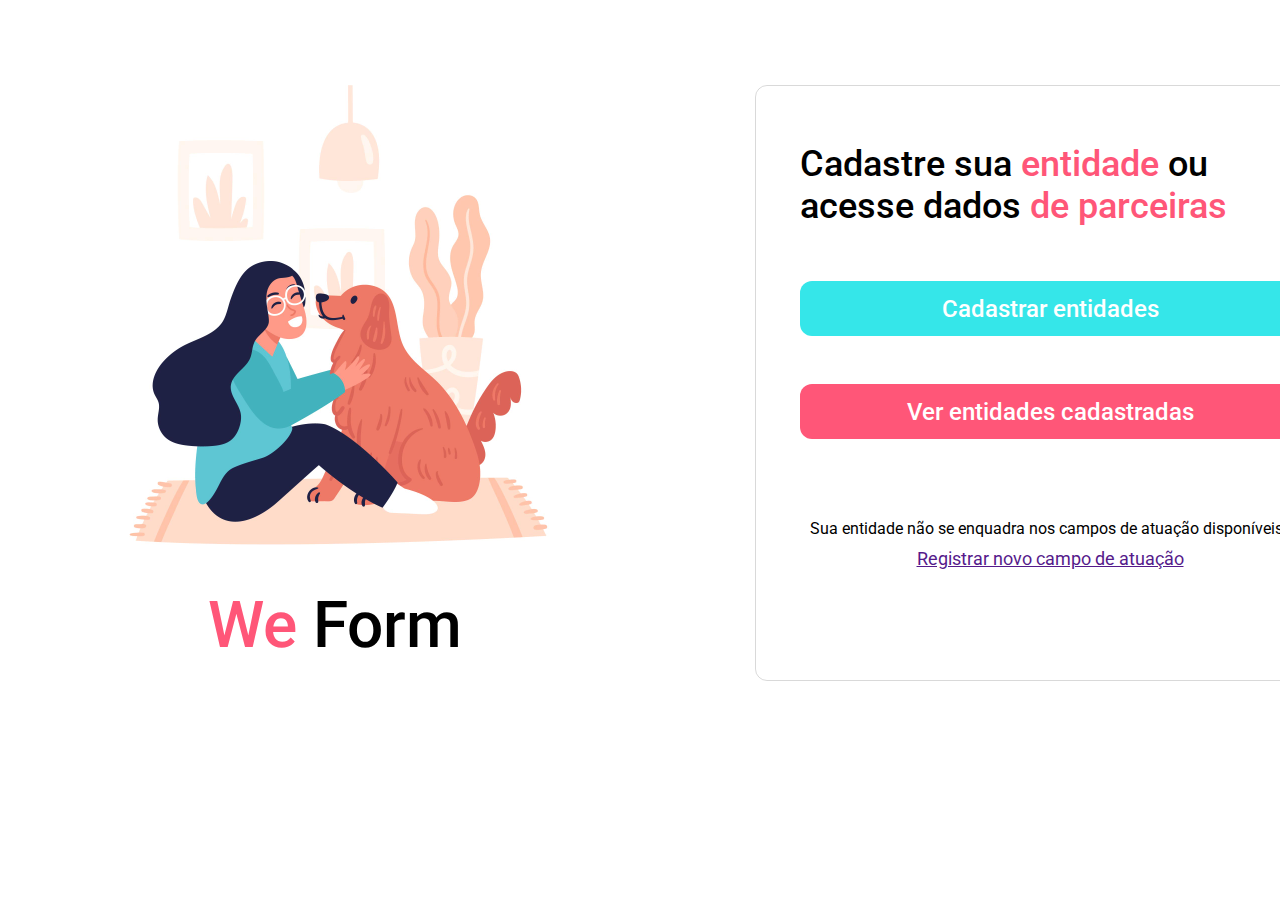
<file: index.html>
<!DOCTYPE html>
<html lang="pt-BR">
<head>
    <meta charset="UTF-8">
    <meta name="viewport" content="width=device-width, initial-scale=1.0">
    <title>Document</title>
    <link rel="stylesheet" href="styles.css">

    <link rel="preconnect" href="https://fonts.googleapis.com">
    <link rel="preconnect" href="https://fonts.gstatic.com" crossorigin>
    <link href="https://fonts.googleapis.com/css2?family=Roboto:ital,wght@0,100;0,300;0,400;0,500;0,700;0,900;1,100;1,300;1,400;1,500;1,700;1,900&display=swap" rel="stylesheet">
    <link rel="stylesheet" href="fontawesome/css/all.css">

</head>
<body>
    <div class="content">
        <aside>
            <img src="/images/5506687.jpg" alt="pessoa" width="500">
            <h1 class="formTitle"><span>We</span> Form</h1>
        </aside>

        <main>
            <h2>Cadastre sua <span>entidade</span> ou acesse dados <span>de parceiras</span></h2>
            
            <div class="actions">
                <a href="cadastro-entidade.html">Cadastrar entidades</a>
                <a href="">Ver entidades cadastradas</a>
            </div>

            <footer>
                <p>Sua entidade não se enquadra nos campos de atuação disponíveis?</p>
                <a href="">Registrar novo campo de atuação</a>
            </footer>
            
        </main>
    </div>
</body>
</html>
</file>
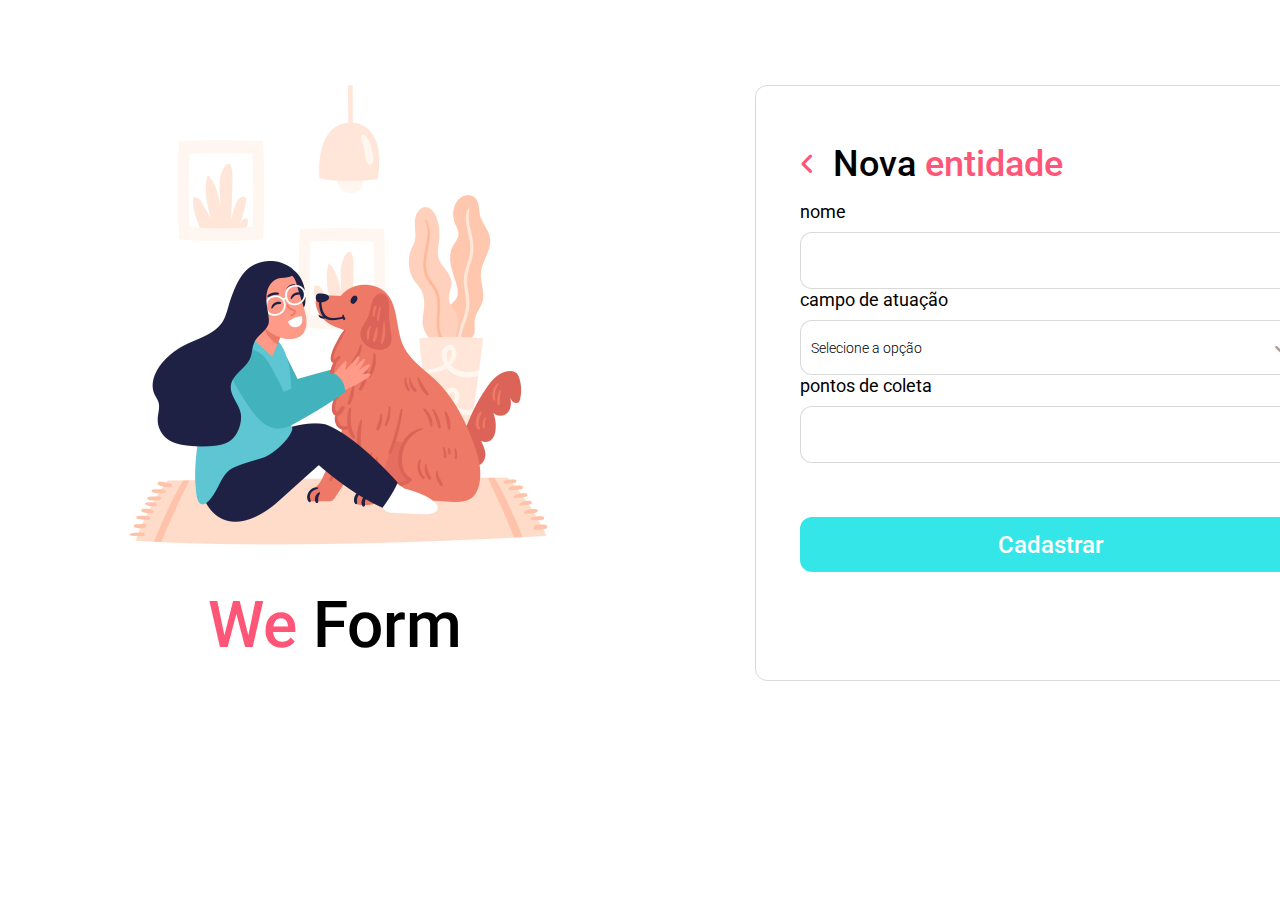
<file: cadastro-entidade.html>
<!DOCTYPE html>
<html lang="pt-BR">
<head>
    <meta charset="UTF-8">
    <meta name="viewport" content="width=device-width, initial-scale=1.0">
    <title>Document</title>
    <link rel="stylesheet" href="styles.css">

    <link rel="preconnect" href="https://fonts.googleapis.com">
    <link rel="preconnect" href="https://fonts.gstatic.com" crossorigin>
    <link href="https://fonts.googleapis.com/css2?family=Roboto:ital,wght@0,100;0,300;0,400;0,500;0,700;0,900;1,100;1,300;1,400;1,500;1,700;1,900&display=swap" rel="stylesheet">
    <link rel="stylesheet" href="fontawesome/css/all.css">

</head>
<body>
    <div class="content">
        <aside>
            <img src="/images/5506687.jpg" alt="pessoa" width="500">
            <h1 class="formTitle"><span>We</span> Form</h1>
        </aside>

        <main>
            <header>
                <a href="index.html"><i class="fa-solid fa-angle-left"></i></a>
                <h2>Nova <span>entidade</span> </h2>
            </header>
            
            <form action="">
                <label for="inputName">Nome</label>
                <input type="text" name="" id="inputName">

                <label for="inputField">Campo de atuação</label>
                
                <div class="select-div">
                    <select type="text" name="" id="inputField">
                        <option class="invOp" value="" disabled selected>Selecione a opção</option>
                        <option value="abrigo">Abrigo de animais</option>
                        <option value="">Centro de alimentação</option>
                        <option value="">Creche infantil</option>
                    </select>
                </div>

                <div class="points">
                    <label for="inputPoints">Pontos de coleta</label>
                    <input type="text" name="" id="inputPoints">
                    <button><i class="fa-solid fa-circle-plus"></i></button>
                </div>
            </form>

            <div class="actions">
                <a href="">Cadastrar</a>
            </div>
            
        </main>
    </div>
</body>
</html>
</file>
<file: styles.css>
*{
    margin: 0;
    padding: 0;
    text-decoration: none;
}

:root{
    font-size: 62.5%;
    font-family: "Roboto", sans-serif;
    --default-border: 0.1rem solid rgba(0, 0, 0, 0.15);
}

body{
    font-size: 1.4rem;
}

.content{
    display: grid;
    grid-template-areas: 
        ". . . . ."
        ". hero . form ."
        ". . . . ."
    ;
    gap: 8.5rem;
}

main{
    grid-area: form;
}

aside{
    grid-area: hero;
}

aside h1{
    font-size: 6.4rem;
    font-weight: 500;
    text-align: center;;
}

span{
    color: #ff5678;
}

main{
    width: 50rem;
    height: 48rem;
    border: var(--default-border);
    padding: 5.7rem 4.4rem;
    border-radius: 1.2rem;
    position: relative;
}

main h2{
    max-width: 43rem;
    font-size: 3.6rem;
    font-weight: 500;
}

main .actions{
    display: flex;
    flex-flow: column wrap;
}

main .actions a{
    color: white;
    margin-top: 5.4rem;
    border-radius: 1.2rem;
    border-style: none;
    font-size: 2.4rem;
    font-weight: 500;
    background-color: #35e6e9;
    height: 5.5rem;
    display: flex;
    justify-content: center;
    align-items: center;
}

main .actions a + a{
    background-color: #ff5678;
    margin-top: 4.8rem;
}

 main footer{
    text-align: center;
 }

 main footer p{
    font-size: 1.6rem;
    margin-top: 8rem;
 }
 main footer a{
    margin-top: 1rem;
    font-size: 1.8rem;
    text-decoration: underline;
    display: block;
 }


/*---------- Página de Cadastro de Entidades---------- */

main form{
    margin-top: 1.6rem;
}

main form label{
    font-size: 1.8rem;
    font-weight: 400;
    text-transform: lowercase;
    margin-bottom: 1rem;
    display: block;
}

main form input, main form select{
    width: 499px;
    height: 5.5rem;
    padding-left: 1rem;
    
    background-color: white;
    border: var(--default-border);
    border-radius: 1.2rem;
}

main form .points{
    position: relative;
}

main form input + button{
    position: absolute;
    right: calc(-2.2rem - 0.9rem);
    top: calc(2.75rem + 2.4rem);
    background-color: transparent;
    border: none;
    color: #35e6e9;
    font-size: 2rem;
    cursor: pointer;
}

main header{
    display: flex;
    align-items: center;
    gap: 1.8rem;
}

main header i{
    font-size: 2.4rem;
    color: #ff5678;
}

main form option, main form select, main form input{
    font-size: 1.4rem;
    font-family: "roboto";
    font-weight: 300;
    appearance: none;
}

main form .select-div{
    position: relative;
}

main form .select-div::after{
    top: 2rem;
    right: 1rem;
    content: '\f107';
    font-family: 'Font Awesome 6 Free';
    font-weight: 600;
    font-size: 1.8rem;
    position: absolute;
    color: rgb(158, 158, 158);

}
</file>
